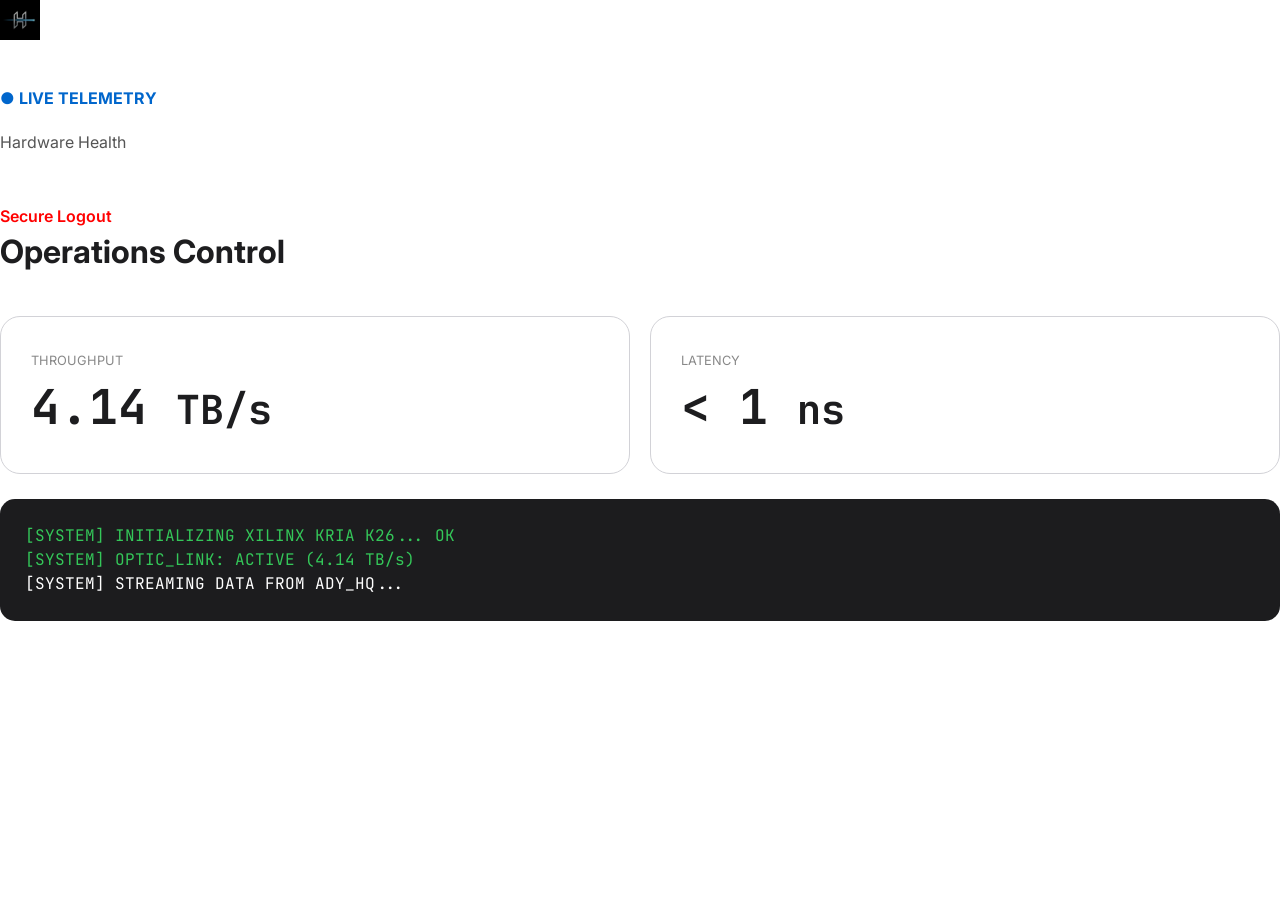
<file: access.html>
<!DOCTYPE html>
<html lang="tr">
<head><meta charset="UTF-8"><link rel="stylesheet" href="css/style.css"></head>
<body>
    <div class="dashboard-layout">
        <aside class="sidebar">
            <a href="index.html"><img src="logo.jpg" style="height:40px; margin-bottom:40px;"></a>
            <p style="font-weight:700; color:var(--accent);">● LIVE TELEMETRY</p>
            <p style="margin-top:20px; color:#555;">Hardware Health</p>
            <a href="index.html" style="display:block; margin-top:50px; color:red; font-weight:600;">Secure Logout</a>
        </aside>
        <main class="main-content">
            <h1 style="margin-bottom:40px;">Operations Control</h1>
            <div style="display:grid; grid-template-columns:1fr 1fr; gap:20px;">
                <div style="background:#fff; padding:30px; border-radius:20px; border:1px solid var(--border)!important;">
                    <label style="font-size:0.8rem; color:#888;">THROUGHPUT</label>
                    <h2 style="font-size:3rem; font-family:'JetBrains Mono';"><span class="counter-val">4.14</span> <small>TB/s</small></h2>
                </div>
                <div style="background:#fff; padding:30px; border-radius:20px; border:1px solid var(--border)!important;">
                    <label style="font-size:0.8rem; color:#888;">LATENCY</label>
                    <h2 style="font-size:3rem; font-family:'JetBrains Mono';">&lt; 1 <small>ns</small></h2>
                </div>
            </div>
            <div style="background:#1c1c1e; color:#34c759; padding:25px; border-radius:15px; margin-top:25px; font-family:'JetBrains Mono';">
                <div>[SYSTEM] INITIALIZING XILINX KRIA K26... OK</div>
                <div>[SYSTEM] OPTIC_LINK: ACTIVE (4.14 TB/s)</div>
                <div style="color:#fff;">[SYSTEM] STREAMING DATA FROM ADY_HQ...</div>
            </div>
        </main>
    </div>
    <script src="js/main.js"></script>
</body>
</html>
</file>
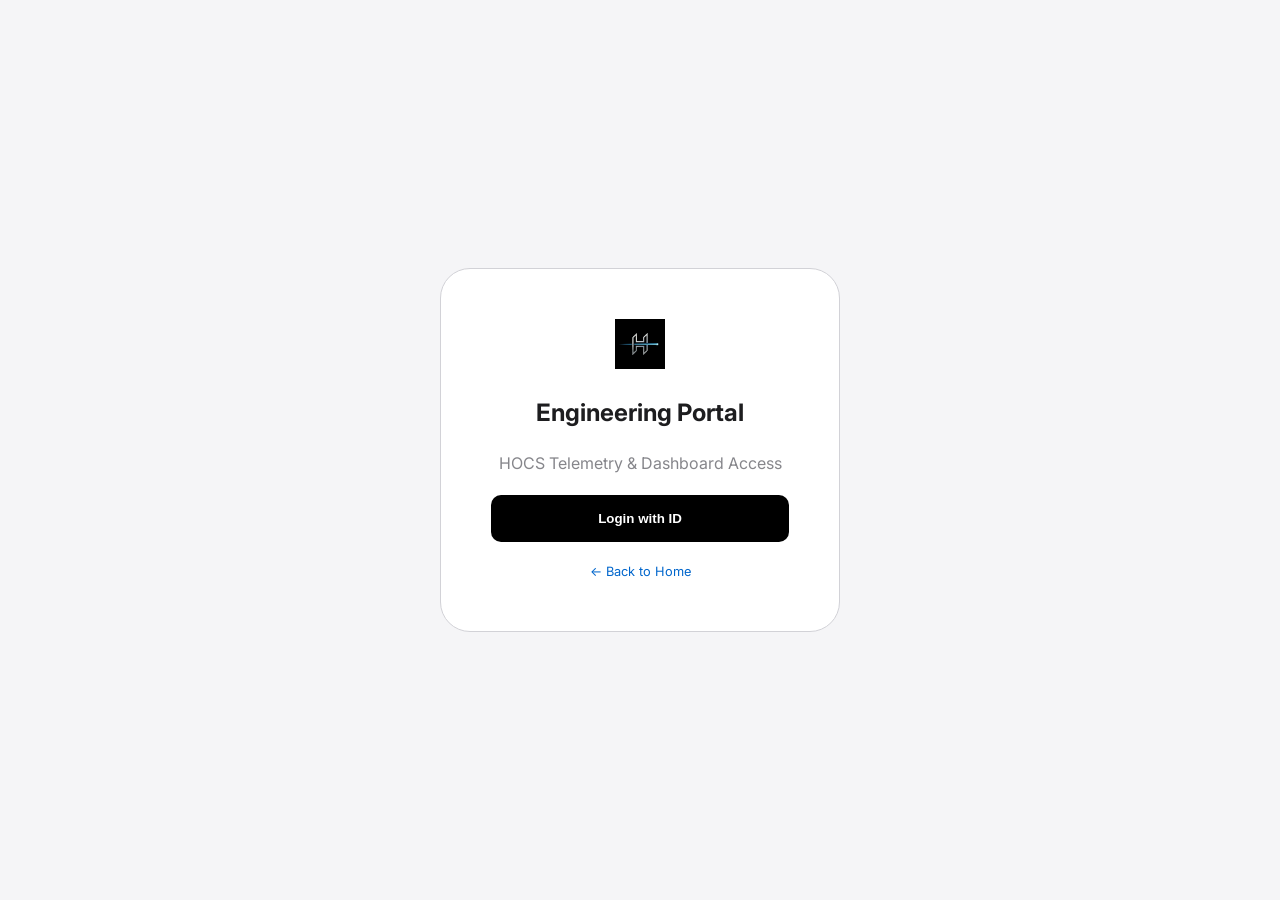
<file: portal.html>
<!DOCTYPE html>
<html lang="tr">
<head><meta charset="UTF-8"><link rel="stylesheet" href="css/style.css"></head>
<body style="height:100vh; display:flex; align-items:center; justify-content:center; background:var(--surface);">
    <div class="reveal" style="background:#fff; padding:50px; border-radius:30px; text-align:center; width:400px; border:1px solid var(--border)!important;">
        <img src="logo.jpg" style="height:50px; margin-bottom:20px;">
        <h2>Engineering Portal</h2>
        <p style="color:var(--text-muted); margin:20px 0;">HOCS Telemetry & Dashboard Access</p>
        <button onclick="location.href='access.html'" class="btn-primary" style="width:100%">Login with ID</button>
        <a href="index.html" style="display:block; margin-top:20px; font-size:0.8rem; color:var(--accent);">← Back to Home</a>
    </div>
    <script src="js/main.js"></script>
</body>
</html>
</file>
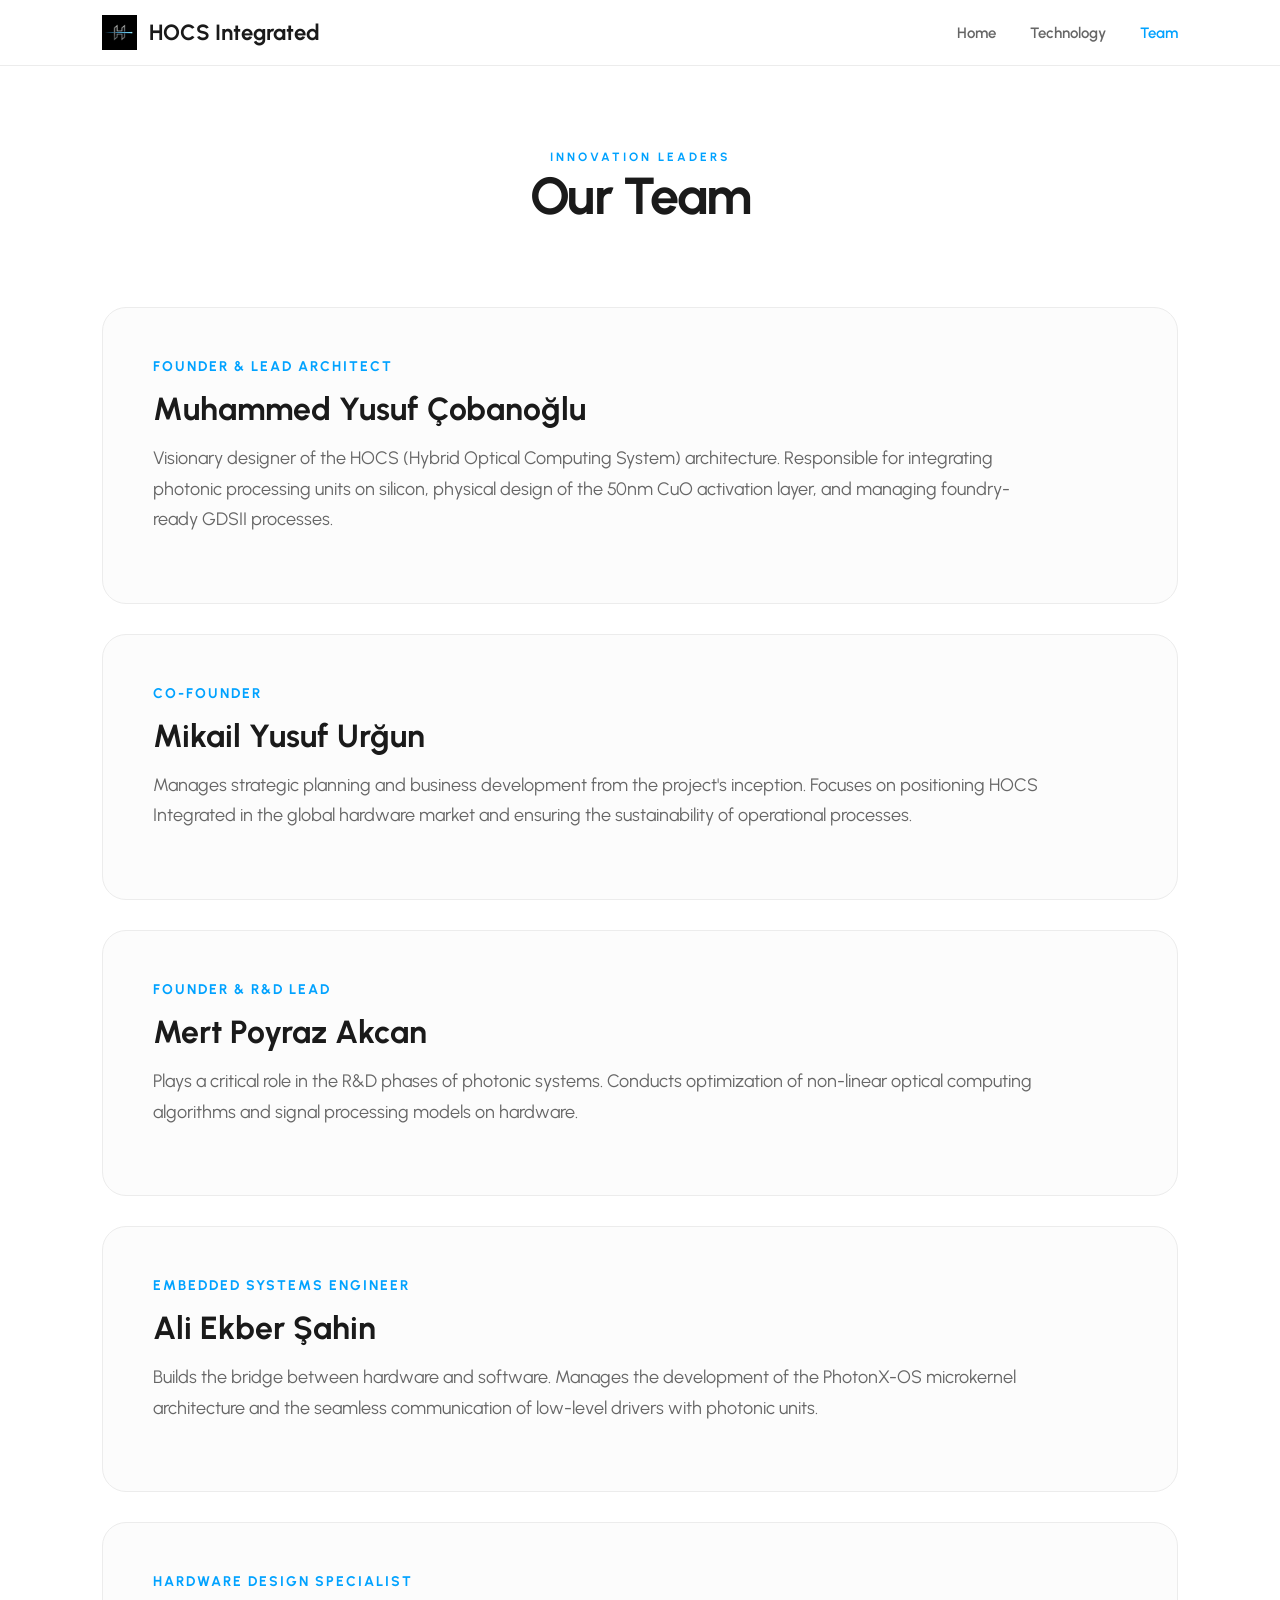
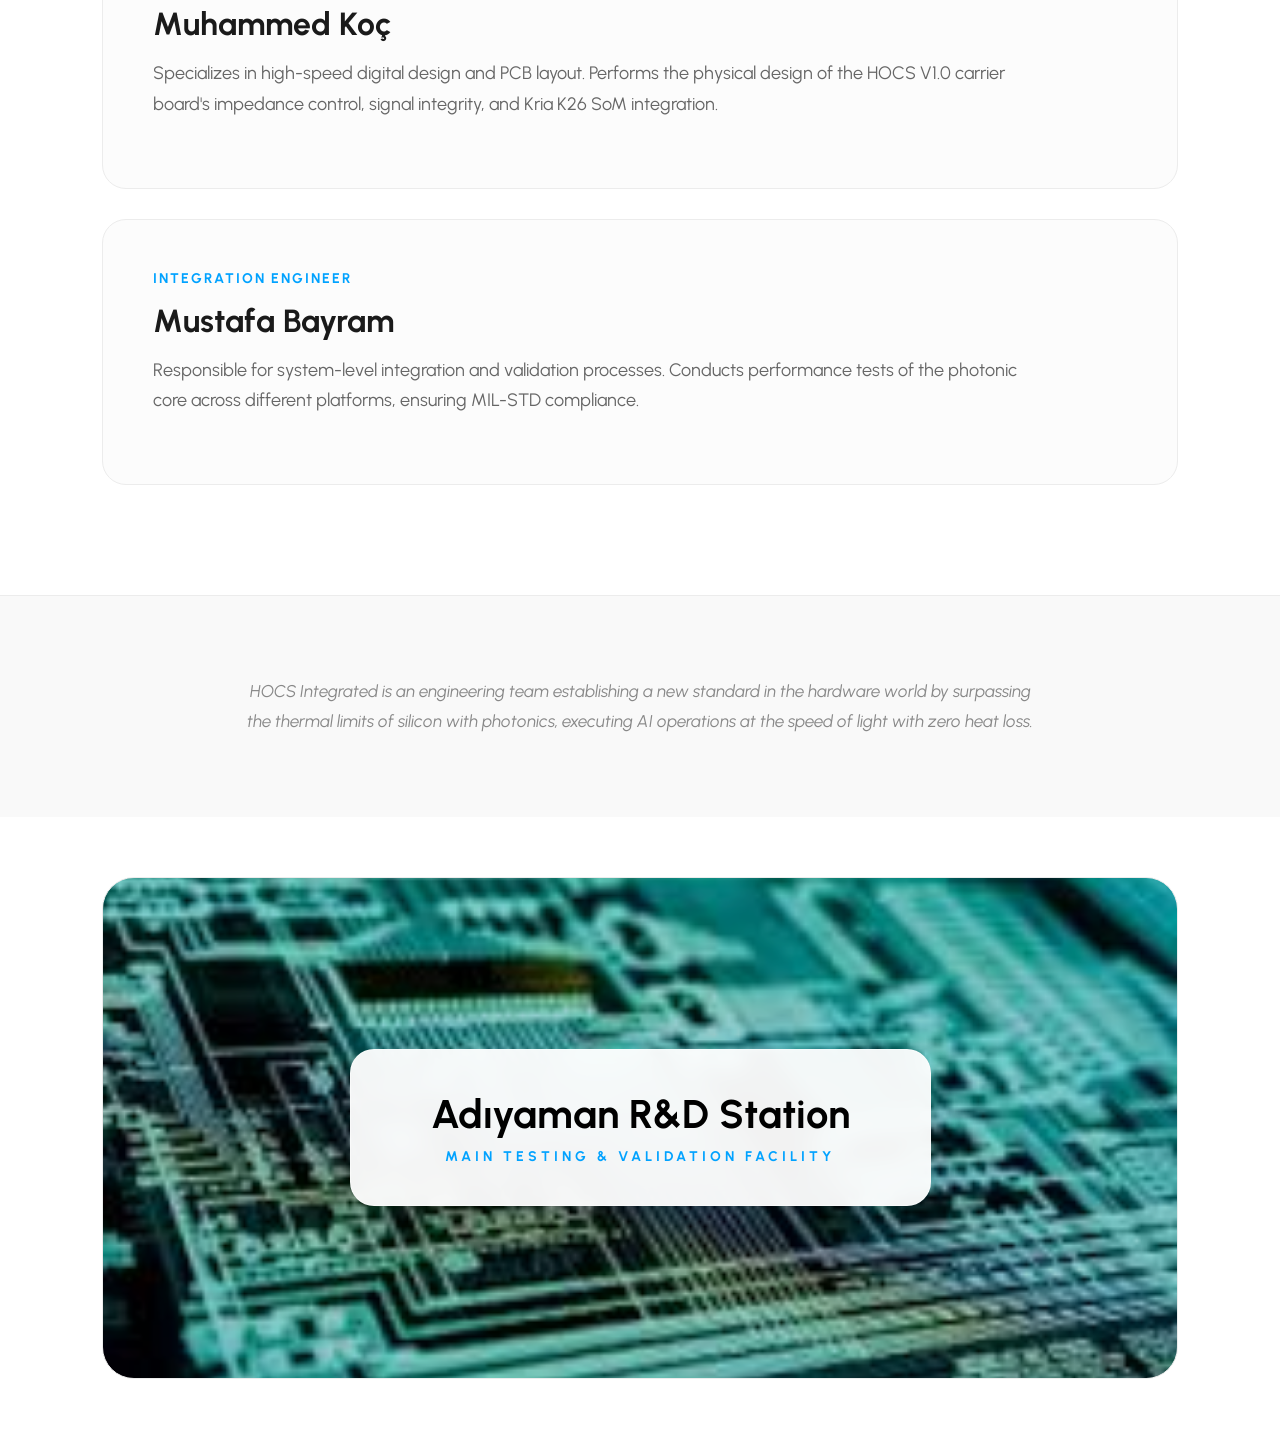
<file: team.html>
<!DOCTYPE html>
<html lang="tr">
<head>
    <meta charset="UTF-8">
    <meta name="viewport" content="width=device-width, initial-scale=1.0">
    <title>Team | HOCS Integrated</title>
    
    <link rel="icon" type="image/jpeg" href="logo.jpg">

    <link rel="alternate" hreflang="tr" href="https://www.hocsintegrated.com/team.html" />
    <link rel="alternate" hreflang="en" href="https://www.hocsintegrated.com/team.html?lang=en" />
    <link rel="alternate" hreflang="de" href="https://www.hocsintegrated.com/team.html?lang=de" />
    <link rel="alternate" hreflang="fr" href="https://www.hocsintegrated.com/team.html?lang=fr" />
    <link rel="alternate" hreflang="ru" href="https://www.hocsintegrated.com/team.html?lang=ru" />
    <link rel="alternate" hreflang="ja" href="https://www.hocsintegrated.com/team.html?lang=ja" />
    <link rel="alternate" hreflang="zh" href="https://www.hocsintegrated.com/team.html?lang=zh" />
    <link rel="alternate" hreflang="x-default" href="https://www.hocsintegrated.com/team.html?lang=en" />

    <link rel="preconnect" href="https://fonts.googleapis.com">
    <link rel="preconnect" href="https://fonts.gstatic.com" crossorigin>
    <link href="https://fonts.googleapis.com/css2?family=Urbanist:wght@300;400;600;700&display=swap" rel="stylesheet">
    <style>
        :root {
            --bg-color: #ffffff;
            --surface: #fcfcfc;
            --border: #ececec;
            --accent-blue: #00a2ff;
            --text-main: #1a1a1a;
            --text-muted: #666666;
        }

        body {
            font-family: 'Urbanist', sans-serif;
            background-color: var(--bg-color);
            color: var(--text-main);
            margin: 0;
            -webkit-font-smoothing: antialiased;
        }

        /* Navbar */
        nav { display: flex; justify-content: space-between; align-items: center; padding: 15px 8%; background: rgba(255, 255, 255, 0.98); backdrop-filter: blur(10px); border-bottom: 1px solid var(--border); position: sticky; top: 0; z-index: 1000; }
        .nav-logo { display: flex; align-items: center; gap: 12px; font-weight: 700; text-decoration: none; color: var(--text-main); font-size: 22px; }
        .nav-logo img { height: 35px; width: auto; object-fit: contain; }
        .nav-links a { color: var(--text-muted); text-decoration: none; margin-left: 30px; font-weight: 600; font-size: 15px; }
        .nav-links a:hover, .active-link { color: var(--accent-blue) !important; }

        /* Page Header */
        .page-header { text-align: center; padding: 80px 20px 40px; }
        .page-header h1 { font-size: 52px; font-weight: 700; letter-spacing: -1.5px; margin: 0; }
        .badge { color: var(--accent-blue); font-weight: 700; letter-spacing: 3px; font-size: 12px; text-transform: uppercase; }

        /* Detailed Team Section */
        .team-section { padding: 40px 8% 80px; max-width: 1200px; margin: 0 auto; }
        .member-card { background: var(--surface); border: 1px solid var(--border); border-radius: 24px; padding: 50px; margin-bottom: 30px; transition: all 0.4s ease; }
        .member-card:hover { border-color: var(--accent-blue); box-shadow: 0 20px 40px rgba(0,0,0,0.04); }
        .member-info h2 { font-size: 32px; font-weight: 700; margin: 0; color: var(--text-main); }
        .member-info .role { font-size: 14px; font-weight: 700; color: var(--accent-blue); text-transform: uppercase; letter-spacing: 2px; margin-bottom: 15px; display: block; }
        .member-info p { font-size: 18px; line-height: 1.7; color: var(--text-muted); margin-top: 15px; max-width: 900px; }

        /* Bottom Short Summary */
        .final-vision { padding: 80px 15%; text-align: center; background-color: #f9f9f9; border-top: 1px solid var(--border); }
        .final-vision p { font-size: 17px; line-height: 1.8; color: #888; max-width: 800px; margin: 0 auto; font-style: italic; }

        /* Facility Banner */
        .facility-section { padding: 60px 8%; background: #fff; }
        .facility-banner { height: 500px; border-radius: 32px; overflow: hidden; position: relative; background-image: url('images.jpg'); background-size: cover; background-position: center; display: flex; align-items: center; justify-content: center; border: 1px solid var(--border); }
        .facility-banner::before { content: ''; position: absolute; top: 0; left: 0; width: 100%; height: 100%; background: rgba(0, 0, 0, 0.2); z-index: 1; }
        .facility-glass { position: relative; z-index: 2; background: rgba(255, 255, 255, 0.95); backdrop-filter: blur(10px); padding: 40px 80px; border-radius: 24px; text-align: center; box-shadow: 0 30px 60px rgba(0,0,0,0.2); border: 1px solid rgba(255,255,255,0.4); }
        .facility-glass h2 { font-size: 40px; font-weight: 700; margin: 0; color: #000; }
        .facility-glass p { margin: 10px 0 0; color: var(--accent-blue); font-weight: 700; text-transform: uppercase; letter-spacing: 4px; font-size: 14px; }
    </style>
</head>
<body>

    <nav>
        <a href="index.html" class="nav-logo">
            <img src="logo.jpg" alt="Logo"> HOCS Integrated
        </a>
        <div class="nav-links">
            <a href="index.html" data-i18n="nav_home">Home</a>
            <a href="technology.html" data-i18n="nav_tech">Technology</a>
            <a href="team.html" class="active-link" data-i18n="nav_team">Team</a>
        </div>
    </nav>

    <header class="page-header">
        <span class="badge" data-i18n="header_badge">Innovation Leaders</span>
        <h1 data-i18n="header_title">Ekibimiz</h1>
    </header>

    <main class="team-section">
        
        <div class="member-card">
            <div class="member-info">
                <span class="role" data-i18n="role_my">Founder & Lead Architect</span>
                <h2>Muhammed Yusuf Çobanoğlu</h2>
                <p data-i18n="desc_my">HOCS (Hybrid Optical Computing System) mimarisinin vizyoner tasarımcısıdır. Fotonik işlem birimlerinin silikon üzerindeki entegrasyonu, 50nm CuO aktivasyon katmanının fiziksel tasarımı ve dökümhaneye hazır GDSII süreçlerinin yönetiminden sorumludur. Elektronik direnci ışıkla aşma misyonuyla projenin teknik çekirdeğini yönetmektedir.</p>
            </div>
        </div>

        <div class="member-card">
            <div class="member-info">
                <span class="role" data-i18n="role_mu">Co-Founder</span>
                <h2>Mikail Yusuf Urğun</h2>
                <p data-i18n="desc_mu">Projenin kuruluş aşamasından itibaren stratejik planlama ve iş geliştirme süreçlerini yönetmektedir. HOCS Integrated'in global donanım pazarındaki konumlandırılması ve operasyonel süreçlerin sürdürülebilirliği üzerine odaklanmaktadır.</p>
            </div>
        </div>

        <div class="member-card">
            <div class="member-info">
                <span class="role" data-i18n="role_mpa">Founder & R&D Lead</span>
                <h2>Mert Poyraz Akcan</h2>
                <p data-i18n="desc_mpa">Fotonik sistemlerin araştırma ve geliştirme safhalarında kritik rol oynamaktadır. Non-lineer optik hesaplama algoritmaları ve sinyal işleme modellerinin donanım üzerindeki optimizasyonu çalışmalarını yürütmektedir.</p>
            </div>
        </div>

        <div class="member-card">
            <div class="member-info">
                <span class="role" data-i18n="role_aes">Embedded Systems Engineer</span>
                <h2>Ali Ekber Şahin</h2>
                <p data-i18n="desc_aes">Donanım ve yazılım arasındaki köprüyü inşa etmektedir. PhotonX-OS mikroçekirdek mimarisinin geliştirilmesi ve düşük seviyeli sürücülerin fotonik birimlerle pürüzsüz haberleşmesi süreçlerini yönetmektedir.</p>
            </div>
        </div>

        <div class="member-card">
            <div class="member-info">
                <span class="role" data-i18n="role_mk">Hardware Design Specialist</span>
                <h2>Muhammed Koç</h2>
                <p data-i18n="desc_mk">Yüksek hızlı dijital tasarım ve PCB yerleşimi konularında uzmanlaşmıştır. HOCS V1.0 taşıyıcı kartın empedans kontrolü, sinyal bütünlüğü ve Kria K26 SoM entegrasyonunun fiziksel tasarımını gerçekleştirmektedir.</p>
            </div>
        </div>

        <div class="member-card">
            <div class="member-info">
                <span class="role" data-i18n="role_mb">Integration Engineer</span>
                <h2>Mustafa Bayram</h2>
                <p data-i18n="desc_mb">Sistem seviyesinde entegrasyon ve doğrulama süreçlerinden sorumludur. Fotonik çekirdeğin farklı platformlardaki performans testlerini yürüterek, donanımın MIL-STD standartlarına uyumunu denetlemektedir.</p>
            </div>
        </div>

    </main>

    <section class="final-vision">
        <p data-i18n="final_vision">HOCS Integrated, silikon dünyasının termal sınırlarını fotonikle aşarak yapay zeka operasyonlarını ışık hızında ve sıfır ısı kaybıyla gerçekleştiren, donanım dünyasında yeni bir standart inşa eden mühendislik ekibidir.</p>
    </section>

    <section class="facility-section">
        <div class="facility-banner">
            <div class="facility-glass">
                <h2 data-i18n="facility_title">Adıyaman R&D Station</h2>
                <p data-i18n="facility_desc">Main Testing & Validation Facility</p>
            </div>
        </div>
    </section>

    <script>
        const translations = {
            "tr": {
                "nav_home": "Ana Sayfa", "nav_tech": "Teknoloji", "nav_team": "Ekip",
                "header_badge": "İnovasyon Liderleri", "header_title": "Ekibimiz",
                "role_my": "Kurucu & Baş Mimar", "desc_my": "HOCS (Hybrid Optical Computing System) mimarisinin vizyoner tasarımcısıdır. Fotonik işlem birimlerinin silikon üzerindeki entegrasyonu, 50nm CuO aktivasyon katmanının fiziksel tasarımı ve dökümhaneye hazır GDSII süreçlerinin yönetiminden sorumludur. Elektronik direnci ışıkla aşma misyonuyla projenin teknik çekirdeğini yönetmektedir.",
                "role_mu": "Kurucu Ortak", "desc_mu": "Projenin kuruluş aşamasından itibaren stratejik planlama ve iş geliştirme süreçlerini yönetmektedir. HOCS Integrated'in global donanım pazarındaki konumlandırılması ve operasyonel süreçlerin sürdürülebilirliği üzerine odaklanmaktadır.",
                "role_mpa": "Kurucu & AR-GE Lideri", "desc_mpa": "Fotonik sistemlerin araştırma ve geliştirme safhalarında kritik rol oynamaktadır. Non-lineer optik hesaplama algoritmaları ve sinyal işleme modellerinin donanım üzerindeki optimizasyonu çalışmalarını yürütmektedir.",
                "role_aes": "Gömülü Sistem Mühendisi", "desc_aes": "Donanım ve yazılım arasındaki köprüyü inşa etmektedir. PhotonX-OS mikroçekirdek mimarisinin geliştirilmesi ve düşük seviyeli sürücülerin fotonik birimlerle pürüzsüz haberleşmesi süreçlerini yönetmektedir.",
                "role_mk": "Donanım Tasarım Uzmanı", "desc_mk": "Yüksek hızlı dijital tasarım ve PCB yerleşimi konularında uzmanlaşmıştır. HOCS V1.0 taşıyıcı kartın empedans kontrolü, sinyal bütünlüğü ve Kria K26 SoM entegrasyonunun fiziksel tasarımını gerçekleştirmektedir.",
                "role_mb": "Entegrasyon Mühendisi", "desc_mb": "Sistem seviyesinde entegrasyon ve doğrulama süreçlerinden sorumludur. Fotonik çekirdeğin farklı platformlardaki performans testlerini yürüterek, donanımın MIL-STD standartlarına uyumunu denetlemektedir.",
                "final_vision": "HOCS Integrated, silikon dünyasının termal sınırlarını fotonikle aşarak yapay zeka operasyonlarını ışık hızında ve sıfır ısı kaybıyla gerçekleştiren, donanım dünyasında yeni bir standart inşa eden mühendislik ekibidir.",
                "facility_title": "Adıyaman R&D Station", "facility_desc": "Ana Test ve Doğrulama Tesisi"
            },
            "en": {
                "nav_home": "Home", "nav_tech": "Technology", "nav_team": "Team",
                "header_badge": "Innovation Leaders", "header_title": "Our Team",
                "role_my": "Founder & Lead Architect", "desc_my": "Visionary designer of the HOCS (Hybrid Optical Computing System) architecture. Responsible for integrating photonic processing units on silicon, physical design of the 50nm CuO activation layer, and managing foundry-ready GDSII processes.",
                "role_mu": "Co-Founder", "desc_mu": "Manages strategic planning and business development from the project's inception. Focuses on positioning HOCS Integrated in the global hardware market and ensuring the sustainability of operational processes.",
                "role_mpa": "Founder & R&D Lead", "desc_mpa": "Plays a critical role in the R&D phases of photonic systems. Conducts optimization of non-linear optical computing algorithms and signal processing models on hardware.",
                "role_aes": "Embedded Systems Engineer", "desc_aes": "Builds the bridge between hardware and software. Manages the development of the PhotonX-OS microkernel architecture and the seamless communication of low-level drivers with photonic units.",
                "role_mk": "Hardware Design Specialist", "desc_mk": "Specializes in high-speed digital design and PCB layout. Performs the physical design of the HOCS V1.0 carrier board's impedance control, signal integrity, and Kria K26 SoM integration.",
                "role_mb": "Integration Engineer", "desc_mb": "Responsible for system-level integration and validation processes. Conducts performance tests of the photonic core across different platforms, ensuring MIL-STD compliance.",
                "final_vision": "HOCS Integrated is an engineering team establishing a new standard in the hardware world by surpassing the thermal limits of silicon with photonics, executing AI operations at the speed of light with zero heat loss.",
                "facility_title": "Adıyaman R&D Station", "facility_desc": "Main Testing & Validation Facility"
            },
            "de": {
                "nav_home": "Startseite", "nav_tech": "Technologie", "nav_team": "Team",
                "header_badge": "Innovationsführer", "header_title": "Unser Team",
                "role_my": "Gründer & Chefarchitekt", "desc_my": "Visionärer Designer der HOCS-Architektur. Verantwortlich für die Integration photonischer Prozessoren, das 50nm CuO-Design und GDSII-Prozesse.",
                "role_mu": "Mitgründer", "desc_mu": "Leitet die strategische Planung und Geschäftsentwicklung. Konzentriert sich auf die globale Marktpositionierung von HOCS Integrated.",
                "role_mpa": "Gründer & F&E-Leiter", "desc_mpa": "Spielt eine kritische Rolle bei der Forschung und Entwicklung photonischer Systeme und der Hardware-Optimierung.",
                "role_aes": "Embedded Systems Ingenieur", "desc_aes": "Baut die Brücke zwischen Hard- und Software, einschließlich der Entwicklung des PhotonX-OS-Mikrokernels.",
                "role_mk": "Hardware-Design-Spezialist", "desc_mk": "Spezialisiert auf High-Speed-Digitaldesign und PCB-Layout für das HOCS V1.0 Carrier Board.",
                "role_mb": "Integrationsingenieur", "desc_mb": "Verantwortlich für Systemintegration und Validierungsprozesse zur Sicherstellung der MIL-STD-Konformität.",
                "final_vision": "HOCS Integrated überwindet die thermischen Grenzen von Silizium mit Photonik und führt KI-Operationen mit Lichtgeschwindigkeit aus.",
                "facility_title": "Adıyaman R&D Station", "facility_desc": "Haupttest- und Validierungseinrichtung"
            },
            "fr": {
                "nav_home": "Accueil", "nav_tech": "Technologie", "nav_team": "Équipe",
                "header_badge": "Leaders de l'Innovation", "header_title": "Notre Équipe",
                "role_my": "Fondateur & Architecte Principal", "desc_my": "Concepteur visionnaire de l'architecture HOCS. Responsable de l'intégration photonique, de la couche CuO 50nm et des processus GDSII.",
                "role_mu": "Co-Fondateur", "desc_mu": "Gère la planification stratégique et le développement commercial depuis la création du projet.",
                "role_mpa": "Fondateur & Chef R&D", "desc_mpa": "Joue un rôle critique dans le développement des systèmes photoniques et l'optimisation matérielle.",
                "role_aes": "Ingénieur Systèmes Embarqués", "desc_aes": "Développe l'architecture du micro-noyau PhotonX-OS et la communication des pilotes de bas niveau.",
                "role_mk": "Spécialiste en Conception Matérielle", "desc_mk": "Spécialiste de la conception numérique haute vitesse et du routage PCB pour la carte porteuse HOCS V1.0.",
                "role_mb": "Ingénieur d'Intégration", "desc_mb": "Responsable des processus d'intégration et de validation du système selon les normes MIL-STD.",
                "final_vision": "HOCS Integrated repousse les limites thermiques du silicium avec la photonique, exécutant des opérations d'IA à la vitesse de la lumière.",
                "facility_title": "Adıyaman R&D Station", "facility_desc": "Centre Principal de Test et Validation"
            },
            "ru": {
                "nav_home": "Главная", "nav_tech": "Технологии", "nav_team": "Команда",
                "header_badge": "Лидеры Инноваций", "header_title": "Наша Команда",
                "role_my": "Основатель и Главный Архитектор", "desc_my": "Дальновидный разработчик архитектуры HOCS. Отвечает за интеграцию фотонных процессоров и слоев CuO 50 нм.",
                "role_mu": "Соучредитель", "desc_mu": "Руководит стратегическим планированием и развитием бизнеса с момента создания проекта.",
                "role_mpa": "Основатель и Руководитель R&D", "desc_mpa": "Оптимизирует алгоритмы нелинейных оптических вычислений на аппаратном уровне.",
                "role_aes": "Инженер Встраиваемых Систем", "desc_aes": "Управляет разработкой микроядерной архитектуры PhotonX-OS и связи драйверов.",
                "role_mk": "Специалист по Аппаратному Дизайну", "desc_mk": "Специализируется на высокоскоростном цифровом проектировании и разводке плат.",
                "role_mb": "Инженер по Интеграции", "desc_mb": "Отвечает за системную интеграцию и проверку соответствия стандартам MIL-STD.",
                "final_vision": "HOCS Integrated преодолевает тепловые пределы кремния с помощью фотоники, выполняя операции ИИ со скоростью света.",
                "facility_title": "Adıyaman R&D Station", "facility_desc": "Главный Центр Испытаний и Валидации"
            },
            "ja": {
                "nav_home": "ホーム", "nav_tech": "テクノロジー", "nav_team": "チーム",
                "header_badge": "イノベーションリーダー", "header_title": "私たちのチーム",
                "role_my": "創設者兼リードアーキテクト", "desc_my": "HOCSアーキテクチャの先見の明のある設計者。50nm CuO層の物理設計とGDSIIプロセスの管理を担当。",
                "role_mu": "共同創設者", "desc_mu": "プロジェクト発足時から戦略的計画と事業開発を管理しています。",
                "role_mpa": "創設者兼R&Dリード", "desc_mpa": "ハードウェア上の非線形光学計算アルゴリズムの最適化を実施します。",
                "role_aes": "組み込みシステムエンジニア", "desc_aes": "ハードウェアとソフトウェアの架け橋を構築し、PhotonX-OSの開発を管理します。",
                "role_mk": "ハードウェア設計スペシャリスト", "desc_mk": "高速デジタル設計とPCBレイアウトを専門としています。",
                "role_mb": "インテグレーションエンジニア", "desc_mb": "システムレベルの統合とMIL-STD規格の検証プロセスを担当します。",
                "final_vision": "HOCS Integratedは、光を用いてシリコンの熱限界を超え、AI演算を光の速度で実行します。",
                "facility_title": "Adıyaman R&D Station", "facility_desc": "主要テストおよび検証施設"
            },
            "zh": {
                "nav_home": "首页", "nav_tech": "技术", "nav_team": "团队",
                "header_badge": "创新领导者", "header_title": "我们的团队",
                "role_my": "创始人兼首席架构师", "desc_my": "HOCS 架构的远见设计师。负责 50nm CuO 层的物理设计和 GDSII 流程的管理。",
                "role_mu": "联合创始人", "desc_mu": "从项目成立起负责战略规划和业务开发。",
                "role_mpa": "创始人兼研发主管", "desc_mpa": "在光子系统研发和硬件优化中发挥关键作用。",
                "role_aes": "嵌入式系统工程师", "desc_aes": "构建软硬件之间的桥梁，管理 PhotonX-OS 的开发。",
                "role_mk": "硬件设计专家", "desc_mk": "专长于高速数字设计和 HOCS V1.0 载板的 PCB 布局。",
                "role_mb": "集成工程师", "desc_mb": "负责系统级集成和验证过程，确保符合 MIL-STD 标准。",
                "final_vision": "HOCS Integrated 利用光子学突破硅的热极限，以光速执行 AI 运算，建立硬件新标准。",
                "facility_title": "Adıyaman R&D Station", "facility_desc": "主要测试与验证中心"
            }
        };

        document.addEventListener("DOMContentLoaded", () => {
            let userLang = navigator.language.slice(0, 2);
            if (!translations[userLang]) userLang = "en";
            document.documentElement.lang = userLang;

            const elements = document.querySelectorAll("[data-i18n]");
            elements.forEach(el => {
                const key = el.getAttribute("data-i18n");
                if (translations[userLang][key]) {
                    el.innerHTML = translations[userLang][key];
                }
            });
        });
    </script>
   <script src="js/lang.js"></script>
</body>
</html>
</file>
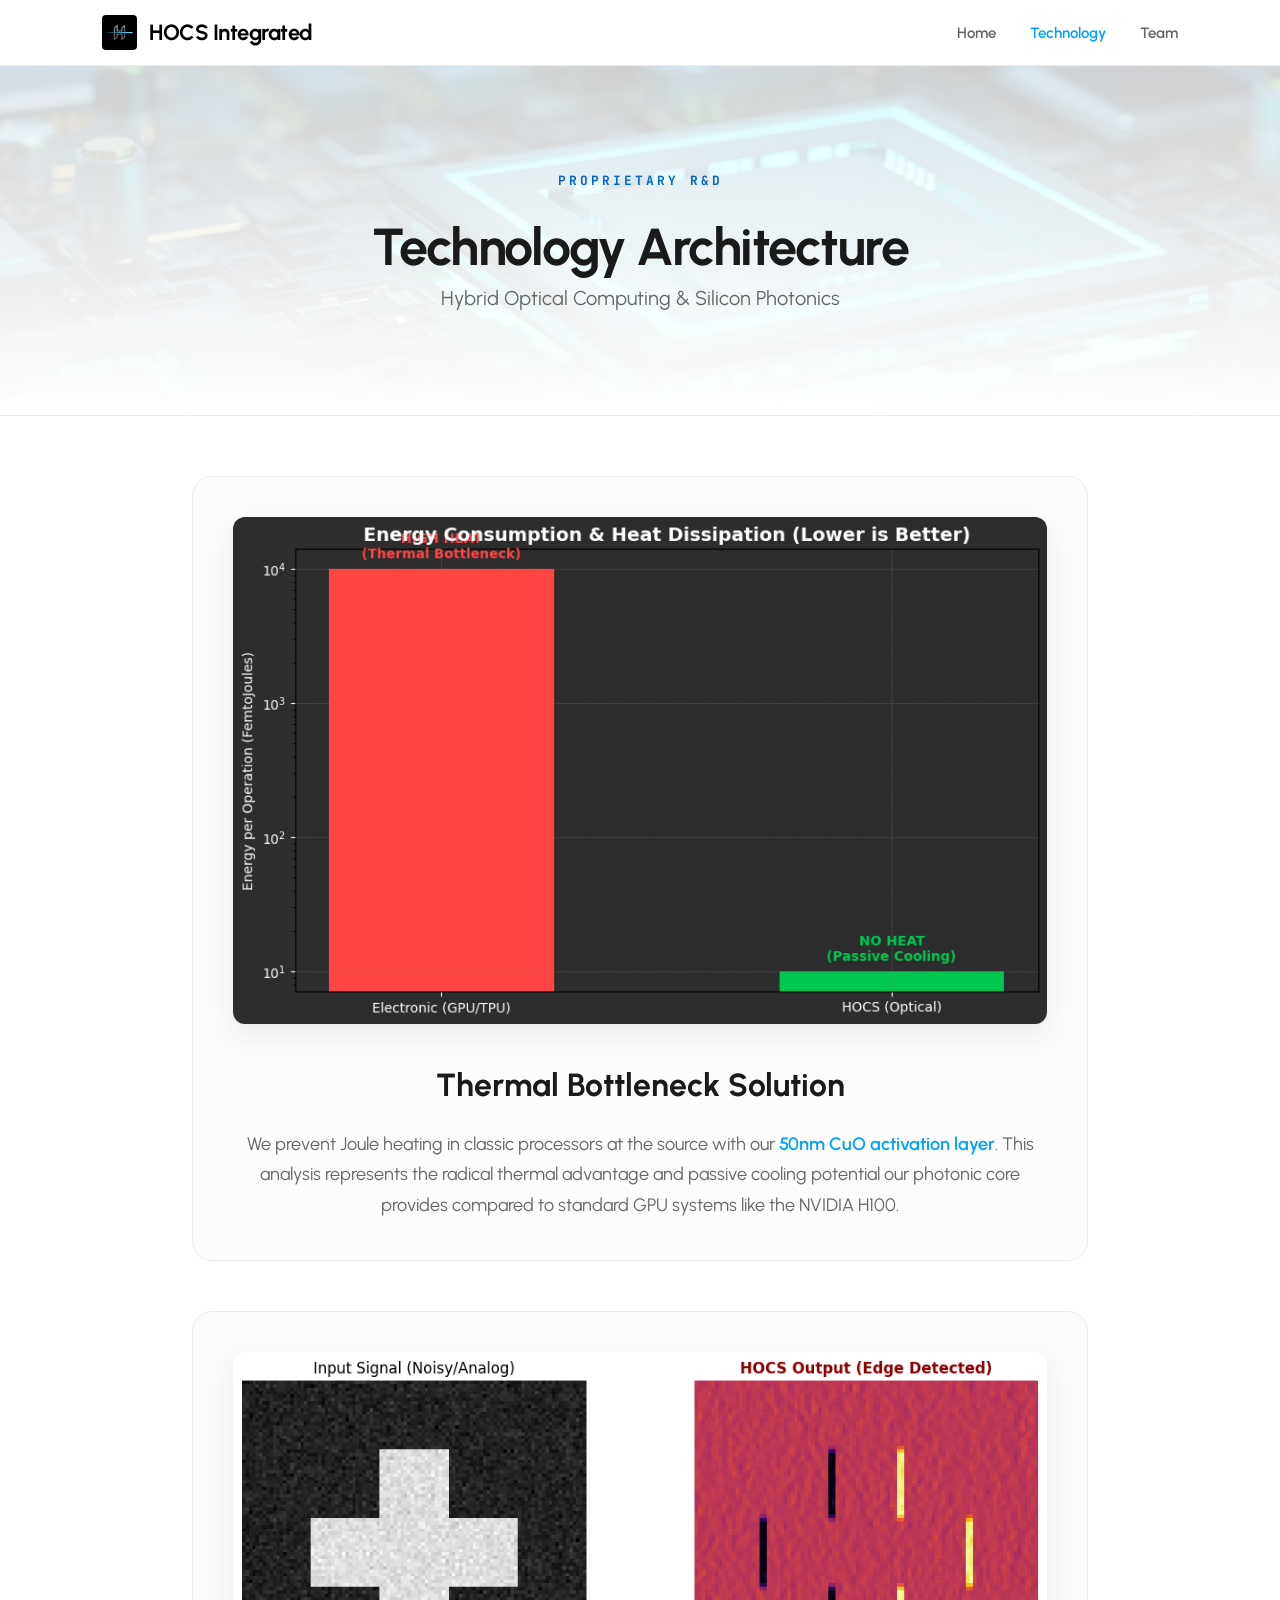
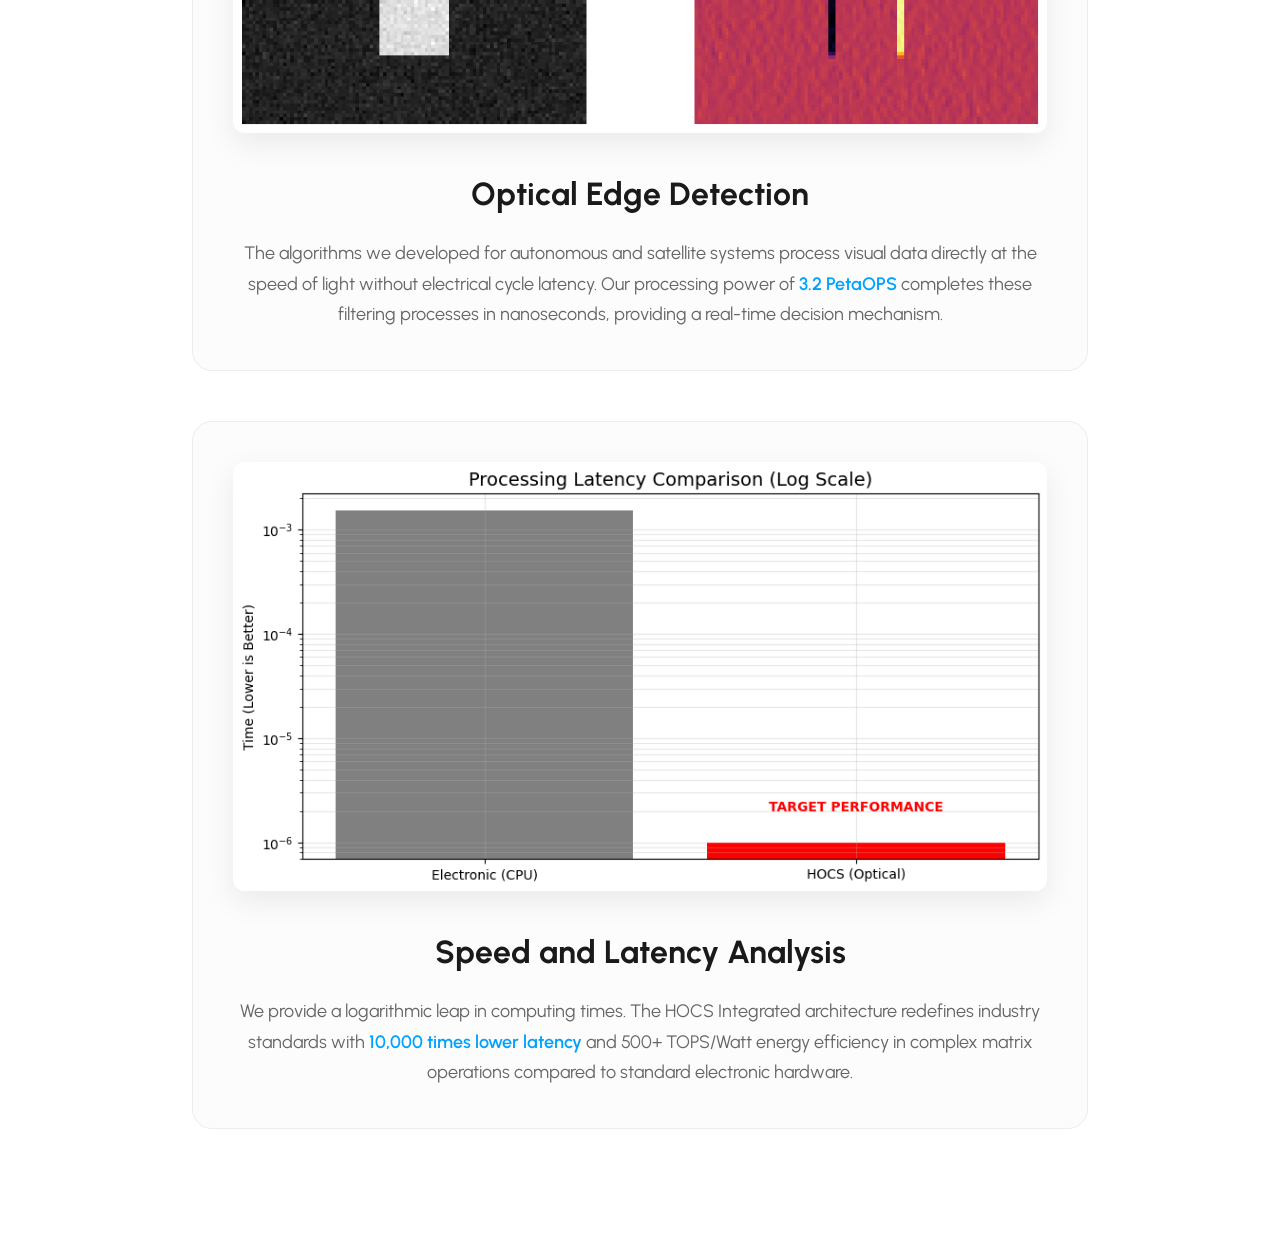
<file: technology.html>
<!DOCTYPE html>
<html lang="tr">
<head>
    <meta charset="UTF-8">
    <meta name="viewport" content="width=device-width, initial-scale=1.0">
    <title>Technology | HOCS Integrated</title>

    <link rel="icon" type="image/jpeg" href="logo.jpg">

    <link rel="alternate" hreflang="tr" href="https://www.hocsintegrated.com/technology.html" />
    <link rel="alternate" hreflang="en" href="https://www.hocsintegrated.com/technology.html?lang=en" />
    <link rel="alternate" hreflang="de" href="https://www.hocsintegrated.com/technology.html?lang=de" />
    <link rel="alternate" hreflang="fr" href="https://www.hocsintegrated.com/technology.html?lang=fr" />
    <link rel="alternate" hreflang="ru" href="https://www.hocsintegrated.com/technology.html?lang=ru" />
    <link rel="alternate" hreflang="ja" href="https://www.hocsintegrated.com/technology.html?lang=ja" />
    <link rel="alternate" hreflang="zh" href="https://www.hocsintegrated.com/technology.html?lang=zh" />
    <link rel="alternate" hreflang="x-default" href="https://www.hocsintegrated.com/technology.html?lang=en" />

    <link rel="preconnect" href="https://fonts.googleapis.com">
    <link rel="preconnect" href="https://fonts.gstatic.com" crossorigin>
    <link href="https://fonts.googleapis.com/css2?family=Urbanist:wght@300;400;600;700&display=swap" rel="stylesheet">
    <link rel="stylesheet" href="css/style.css">
    <style>
        :root {
            --bg-color: #ffffff;
            --surface: #fcfcfc;
            --border: #ececec;
            --accent-blue: #00a2ff;
            --text-main: #1a1a1a;
            --text-muted: #666666;
        }

        body {
            font-family: 'Urbanist', sans-serif;
            background-color: var(--bg-color);
            color: var(--text-main);
            margin: 0;
            -webkit-font-smoothing: antialiased;
        }

        /* Nav Düzeltme */
        nav { display: flex; justify-content: space-between; align-items: center; padding: 15px 8%; background: rgba(255, 255, 255, 0.98); backdrop-filter: blur(10px); border-bottom: 1px solid var(--border); position: sticky; top: 0; z-index: 1000; }
        .nav-logo { display: flex; align-items: center; gap: 12px; font-weight: 700; text-decoration: none; color: var(--text-main); font-size: 22px; letter-spacing: -0.5px; }
        .nav-logo img { height: 35px; width: auto; object-fit: contain; }
        .nav-links a { color: var(--text-muted); text-decoration: none; margin-left: 30px; font-weight: 600; transition: 0.3s; font-size: 15px; }
        .nav-links a:hover, .active-link { color: var(--accent-blue) !important; }

        /* Hero Section */
        .hero-banner { height: 350px; position: relative; display: flex; align-items: center; justify-content: center; text-align: center; border-bottom: 1px solid var(--border); background-image: url('cse-research-14-1024x683.jpg'); background-size: cover; background-position: center; background-repeat: no-repeat; }
        .hero-banner::after { content: ''; position: absolute; top: 0; left: 0; width: 100%; height: 100%; background: linear-gradient(to bottom, rgba(255,255,255,0.8), #ffffff); z-index: 1; }
        .banner-overlay { position: relative; z-index: 2; }
        .banner-overlay h1 { font-size: 52px; font-weight: 700; letter-spacing: -1.5px; margin-bottom: 10px; color: var(--text-main); }
        .banner-overlay p { color: var(--text-muted); font-size: 20px; font-weight: 400; }
        .badge { display: inline-block; letter-spacing: 2px; font-weight: 700; color: var(--accent-blue); font-size: 13px; margin-bottom: 15px; }

        /* İçerik Kartları */
        main { padding: 60px 8%; max-width: 1100px; margin: 0 auto; }
        .tech-box { background: var(--surface); padding: 40px; border-radius: 20px; text-align: center; margin-bottom: 50px; border: 1px solid var(--border); transition: all 0.4s ease; }
        .tech-box:hover { transform: translateY(-5px); box-shadow: 0 20px 40px rgba(0,0,0,0.05); border-color: var(--accent-blue); }
        .tech-box img { max-width: 100%; height: auto; border-radius: 12px; margin-bottom: 30px; box-shadow: 0 10px 30px rgba(0,0,0,0.08); }
        .tech-box h3 { font-size: 32px; margin-bottom: 20px; color: var(--text-main); font-weight: 700; }
        .tech-box p { color: var(--text-muted); font-size: 18px; line-height: 1.7; max-width: 850px; margin: 0 auto; }
        strong { color: var(--accent-blue); font-weight: 600; }

    </style>
</head>
<body>
    <nav>
        <a href="index.html" class="nav-logo">
            <img src="logo.jpg" alt="Logo"> HOCS Integrated
        </a>
        <div class="nav-links">
            <a href="index.html" data-i18n="nav_home">Home</a>
            <a href="technology.html" class="active-link" data-i18n="nav_tech">Technology</a>
            <a href="team.html" data-i18n="nav_team">Team</a>
        </div>
    </nav>

    <header class="hero-banner">
        <div class="banner-overlay">
            <span class="badge" data-i18n="hero_badge">PROPRIETARY R&D</span>
            <h1 data-i18n="hero_title">Teknoloji Mimarisi</h1>
            <p data-i18n="hero_desc">Hybrid Optical Computing & Silicon Photonics</p>
        </div>
    </header>

    <main>
        <div class="tech-box">
            <img src="indir (1).png" alt="Thermal Bottleneck Map">
            <h3 data-i18n="tech1_title">Termal Darboğaz Çözümü</h3>
            <p data-i18n="tech1_desc">Klasik işlemcilerdeki Joule ısınmasını, <strong>50nm CuO aktivasyon katmanımız</strong> ile kaynağında engelliyoruz. Bu analiz, fotonik çekirdeğimizin NVIDIA H100 gibi standart GPU sistemlerine kıyasla sağladığı radikal termal avantajı ve pasif soğutma potansiyelini temsil etmektedir.</p>
        </div>

        <div class="tech-box">
            <img src="indir (2).png" alt="Edge Detection Filtering">
            <h3 data-i18n="tech2_title">Optik Kenar Tespiti</h3>
            <p data-i18n="tech2_desc">Otonom ve uydu sistemleri için geliştirdiğimiz algoritmalar, görsel veriyi elektriksel çevrim gecikmesi olmadan doğrudan ışık hızında işler. <strong>3.2 PetaOPS</strong> seviyesindeki işlem gücümüz, bu filtreleme süreçlerini nanosaniyeler içinde tamamlayarak gerçek zamanlı karar mekanizması sunar.</p>
        </div>

        <div class="tech-box">
            <img src="indir.png" alt="Latency Benchmarks">
            <h3 data-i18n="tech3_title">Hız ve Gecikme Analizi</h3>
            <p data-i18n="tech3_desc">Hesaplama sürelerinde logaritmik bir sıçrama sağlıyoruz. HOCS Integrated mimarisi, karmaşık matris operasyonlarında standart elektronik donanımlardan <strong>10.000 kat daha düşük gecikme</strong> ve 500+ TOPS/Watt enerji verimliliği ile sektör standartlarını yeniden tanımlıyor.</p>
        </div>
    </main>

    <script>
        const translations = {
            "tr": {
                "nav_home": "Ana Sayfa", "nav_tech": "Teknoloji", "nav_team": "Ekip",
                "hero_badge": "TESCİLLİ AR-GE", "hero_title": "Teknoloji Mimarisi", "hero_desc": "Hibrit Optik Hesaplama ve Silikon Fotonik",
                "tech1_title": "Termal Darboğaz Çözümü", 
                "tech1_desc": "Klasik işlemcilerdeki Joule ısınmasını, <strong>50nm CuO aktivasyon katmanımız</strong> ile kaynağında engelliyoruz. Bu analiz, fotonik çekirdeğimizin NVIDIA H100 gibi standart GPU sistemlerine kıyasla sağladığı radikal termal avantajı ve pasif soğutma potansiyelini temsil etmektedir.",
                "tech2_title": "Optik Kenar Tespiti", 
                "tech2_desc": "Otonom ve uydu sistemleri için geliştirdiğimiz algoritmalar, görsel veriyi elektriksel çevrim gecikmesi olmadan doğrudan ışık hızında işler. <strong>3.2 PetaOPS</strong> seviyesindeki işlem gücümüz, bu filtreleme süreçlerini nanosaniyeler içinde tamamlayarak gerçek zamanlı karar mekanizması sunar.",
                "tech3_title": "Hız ve Gecikme Analizi", 
                "tech3_desc": "Hesaplama sürelerinde logaritmik bir sıçrama sağlıyoruz. HOCS Integrated mimarisi, karmaşık matris operasyonlarında standart elektronik donanımlardan <strong>10.000 kat daha düşük gecikme</strong> ve 500+ TOPS/Watt enerji verimliliği ile sektör standartlarını yeniden tanımlıyor."
            },
            "en": {
                "nav_home": "Home", "nav_tech": "Technology", "nav_team": "Team",
                "hero_badge": "PROPRIETARY R&D", "hero_title": "Technology Architecture", "hero_desc": "Hybrid Optical Computing & Silicon Photonics",
                "tech1_title": "Thermal Bottleneck Solution", 
                "tech1_desc": "We prevent Joule heating in classic processors at the source with our <strong>50nm CuO activation layer</strong>. This analysis represents the radical thermal advantage and passive cooling potential our photonic core provides compared to standard GPU systems like the NVIDIA H100.",
                "tech2_title": "Optical Edge Detection", 
                "tech2_desc": "The algorithms we developed for autonomous and satellite systems process visual data directly at the speed of light without electrical cycle latency. Our processing power of <strong>3.2 PetaOPS</strong> completes these filtering processes in nanoseconds, providing a real-time decision mechanism.",
                "tech3_title": "Speed and Latency Analysis", 
                "tech3_desc": "We provide a logarithmic leap in computing times. The HOCS Integrated architecture redefines industry standards with <strong>10,000 times lower latency</strong> and 500+ TOPS/Watt energy efficiency in complex matrix operations compared to standard electronic hardware."
            },
            "de": {
                "nav_home": "Startseite", "nav_tech": "Technologie", "nav_team": "Team",
                "hero_badge": "PROPRIETÄRE F&E", "hero_title": "Technologie-Architektur", "hero_desc": "Hybrid Optical Computing & Silicon Photonics",
                "tech1_title": "Lösung für thermische Engpässe", 
                "tech1_desc": "Wir verhindern die Joule-Erwärmung in klassischen Prozessoren an der Quelle mit unserer <strong>50nm CuO-Aktivierungsschicht</strong>. Diese Analyse zeigt den radikalen thermischen Vorteil und das passive Kühlpotenzial unseres photonischen Kerns im Vergleich zu Standard-GPUs wie der NVIDIA H100.",
                "tech2_title": "Optische Kantenerkennung", 
                "tech2_desc": "Unsere Algorithmen für autonome und Satellitensysteme verarbeiten visuelle Daten direkt mit Lichtgeschwindigkeit ohne elektrische Zykluslatenz. Unsere Verarbeitungsleistung von <strong>3.2 PetaOPS</strong> schließt diese Filterprozesse in Nanosekunden ab.",
                "tech3_title": "Geschwindigkeits- und Latenzanalyse", 
                "tech3_desc": "Wir bieten einen logarithmischen Sprung in den Rechenzeiten. Die HOCS Integrated Architektur definiert Industriestandards neu mit <strong>10.000-fach geringerer Latenz</strong> und 500+ TOPS/Watt Energieeffizienz bei komplexen Matrixoperationen."
            },
            "fr": {
                "nav_home": "Accueil", "nav_tech": "Technologie", "nav_team": "Équipe",
                "hero_badge": "R&D PROPRIÉTAIRE", "hero_title": "Architecture Technologique", "hero_desc": "Informatique Optique Hybride et Photonique sur Silicium",
                "tech1_title": "Solution au Goulot Thermique", 
                "tech1_desc": "Nous empêchons l'effet Joule dans les processeurs classiques à la source grâce à notre <strong>couche d'activation CuO de 50 nm</strong>. Cette analyse représente l'avantage thermique radical et le potentiel de refroidissement passif de notre cœur photonique par rapport aux GPU standards.",
                "tech2_title": "Détection Optique des Contours", 
                "tech2_desc": "Nos algorithmes pour systèmes autonomes et satellites traitent les données visuelles directement à la vitesse de la lumière. Notre puissance de <strong>3.2 PetaOPS</strong> complète ces processus de filtrage en nanosecondes.",
                "tech3_title": "Analyse de Vitesse et de Latence", 
                "tech3_desc": "Nous offrons un bond logarithmique des temps de calcul. L'architecture HOCS Integrated redéfinit les normes de l'industrie avec une latence <strong>10 000 fois inférieure</strong> et une efficacité énergétique de 500+ TOPS/Watt."
            },
            "ru": {
                "nav_home": "Главная", "nav_tech": "Технологии", "nav_team": "Команда",
                "hero_badge": "ПРОПРИЕТАРНЫЕ НИОКР", "hero_title": "Технологическая архитектура", "hero_desc": "Гибридные Оптические Вычисления и Кремниевая Фотоника",
                "tech1_title": "Решение проблемы теплового барьера", 
                "tech1_desc": "Мы предотвращаем джоулев нагрев в классических процессорах у источника с помощью нашего <strong>активационного слоя CuO 50 нм</strong>. Этот анализ демонстрирует радикальное тепловое преимущество нашего фотонного ядра по сравнению со стандартными GPU, такими как NVIDIA H100.",
                "tech2_title": "Оптическое обнаружение границ", 
                "tech2_desc": "Наши алгоритмы для автономных и спутниковых систем обрабатывают визуальные данные прямо со скоростью света. Наша вычислительная мощность в <strong>3.2 PetaOPS</strong> завершает эти процессы фильтрации за наносекунды.",
                "tech3_title": "Анализ скорости и задержки", 
                "tech3_desc": "Мы обеспечиваем логарифмический скачок времени вычислений. Архитектура HOCS Integrated переопределяет отраслевые стандарты с <strong>в 10 000 раз меньшей задержкой</strong> и энергоэффективностью 500+ TOPS/Watt в сложных матричных операциях."
            },
            "ja": {
                "nav_home": "ホーム", "nav_tech": "テクノロジー", "nav_team": "チーム",
                "hero_badge": "独自のR&D", "hero_title": "テクノロジーアーキテクチャ", "hero_desc": "ハイブリッド光コンピューティングとシリコンフォトニクス",
                "tech1_title": "熱的ボトルネックの解決", 
                "tech1_desc": "<strong>50nm CuOアクティベーション層</strong>により、従来のプロセッサにおけるジュール熱を根源から防ぎます。この分析は、NVIDIA H100のような標準GPUと比較して、当社の光コアが提供する根本的な熱的優位性を示しています。",
                "tech2_title": "光学エッジ検出", 
                "tech2_desc": "自律システムおよび衛星システム向けに開発されたアルゴリズムは、電気的サイクルの遅延なしに光の速度で直接視覚データを処理します。<strong>3.2 PetaOPS</strong>の処理能力により、これらのフィルタリングプロセスをナノ秒で完了します。",
                "tech3_title": "速度とレイテンシの分析", 
                "tech3_desc": "コンピューティング時間に対数的な飛躍をもたらします。HOCS Integratedアーキテクチャは、複雑な行列演算において標準の電子ハードウェアと比較して<strong>10,000倍低いレイテンシ</strong>と500+ TOPS/Wattのエネルギー効率で業界標準を再定義します。"
            },
            "zh": {
                "nav_home": "首页", "nav_tech": "技术", "nav_team": "团队",
                "hero_badge": "专有研发", "hero_title": "技术架构", "hero_desc": "混合光计算与硅光子学",
                "tech1_title": "热瓶颈解决方案", 
                "tech1_desc": "通过我们的 <strong>50nm CuO 激活层</strong>，我们从源头上防止了经典处理器中的焦耳热。该分析代表了我们的光子核心与 NVIDIA H100 等标准 GPU 系统相比所提供的根本性热优势和被动散热潜力。",
                "tech2_title": "光学边缘检测", 
                "tech2_desc": "我们为自主系统和卫星系统开发的算法可直接以光速处理视觉数据，而没有电循环延迟。我们 <strong>3.2 PetaOPS</strong> 的处理能力可在纳秒内完成这些过滤过程。",
                "tech3_title": "速度和延迟分析", 
                "tech3_desc": "我们在计算时间上实现了对数级的飞跃。HOCS Integrated 架构在复杂的矩阵运算中以 <strong>低 10,000 倍的延迟</strong> 和 500+ TOPS/Watt 的能源效率重新定义了行业标准。"
            }
        };

        document.addEventListener("DOMContentLoaded", () => {
            let userLang = navigator.language.slice(0, 2);
            if (!translations[userLang]) {
                userLang = "en";
            }
            document.documentElement.lang = userLang;

            const elements = document.querySelectorAll("[data-i18n]");
            elements.forEach(el => {
                const key = el.getAttribute("data-i18n");
                if (translations[userLang][key]) {
                    el.innerHTML = translations[userLang][key];
                }
            });
        });
    </script>
   <script src="js/lang.js"></script>
</body>
</html>
</file>
<file: css/style.css>
/* --- HOCS CORE ENGINE STYLE --- */
@import url('https://fonts.googleapis.com/css2?family=Inter:wght@300;400;600;700&family=JetBrains+Mono:wght@500;700&display=swap');

/* TÜM ALT ÇİZGİLERİ VE VARSAYILANLARI KÖKTEN SİL */
* { 
    margin: 0; padding: 0; box-sizing: border-box; 
    text-decoration: none !important; 
    border: none; outline: none;
    -webkit-tap-highlight-color: transparent;
}

:root { 
    --bg: #ffffff; --surface: #f5f5f7; --text: #1d1d1f; 
    --text-muted: #86868b; --accent: #0066cc; --border: #d2d2d7; 
}

body { 
    font-family: 'Inter', -apple-system, sans-serif; background: var(--bg); color: var(--text); 
    line-height: 1.5; overflow-x: hidden; -webkit-font-smoothing: antialiased; 
}

/* --- NAVIGASYON --- */
nav { 
    display: flex; justify-content: space-between; align-items: center; 
    padding: 15px 8%; background: rgba(255,255,255,0.8); 
    backdrop-filter: blur(20px); position: sticky; top: 0; z-index: 1000; 
    border-bottom: 1px solid var(--border) !important; 
}
.nav-logo { display: flex; align-items: center; gap: 10px; font-weight: 700; color: #000 !important; cursor: pointer; }
.nav-logo img { height: 35px; border-radius: 4px; }
.nav-links a { color: #555; margin-left: 30px; font-weight: 500; font-size: 0.9rem; transition: 0.3s; }
.nav-links a:hover, .active-link { color: var(--accent) !important; }

/* --- BANNER YAPISI (Fixed Height & Background) --- */
.hero-banner { 
    position: relative; height: 550px; width: 100%; overflow: hidden; 
    display: flex; align-items: center; justify-content: center; background: #000;
}
.banner-img {
    position: absolute; inset: 0; background-size: cover; background-position: center;
    opacity: 0.6; z-index: 1; transition: transform 1.5s ease;
}
.banner-overlay {
    position: relative; z-index: 2; color: #fff; text-align: center; padding: 0 8%;
}
.banner-overlay span { font-family: 'JetBrains Mono'; font-weight: 700; color: var(--accent); letter-spacing: 3px; font-size: 0.8rem; }
.banner-overlay h1 { font-size: clamp(2.5rem, 6vw, 4.5rem); letter-spacing: -2px; line-height: 1; margin: 15px 0; }

/* --- HERO & METRICS --- */
.hero-simple { padding: 100px 8%; display: grid; grid-template-columns: 1fr 1fr; gap: 50px; align-items: center; }
.metrics { display: flex; gap: 35px; margin: 30px 0; }
.m-item strong { display: block; font-size: 1.8rem; font-family: 'JetBrains Mono'; color: var(--text); }
.btn-primary { background: #000; color: #fff; padding: 16px 35px; border-radius: 10px; font-weight: 600; display: inline-block; cursor: pointer; }

/* --- TEAM GRID --- */
.team-grid { display: grid; grid-template-columns: repeat(auto-fit, minmax(280px, 1fr)); gap: 25px; padding: 50px 8%; }
.t-card { background: #fff; border: 1px solid var(--border) !important; padding: 40px; border-radius: 20px; text-align: center; }
.t-role { color: var(--accent); font-size: 0.8rem; font-weight: 700; text-transform: uppercase; margin-top: 10px; display: block; }

/* --- RESPONSIVE (MOBİL & TABLET) --- */
@media (max-width: 1024px) {
    .hero-simple { grid-template-columns: 1fr; text-align: center; padding: 60px 5%; }
    .metrics { justify-content: center; }
    .hero-banner { height: 400px; }
}
@media (max-width: 768px) {
    nav { flex-direction: column; gap: 15px; }
    .nav-links a { margin: 0 10px; }
}

/* --- REVEAL ANIMATION --- */
.reveal { opacity: 0; transform: translateY(30px); transition: 1s cubic-bezier(0.16, 1, 0.3, 1); }
.reveal.active { opacity: 1; transform: translateY(0); }
</file>
